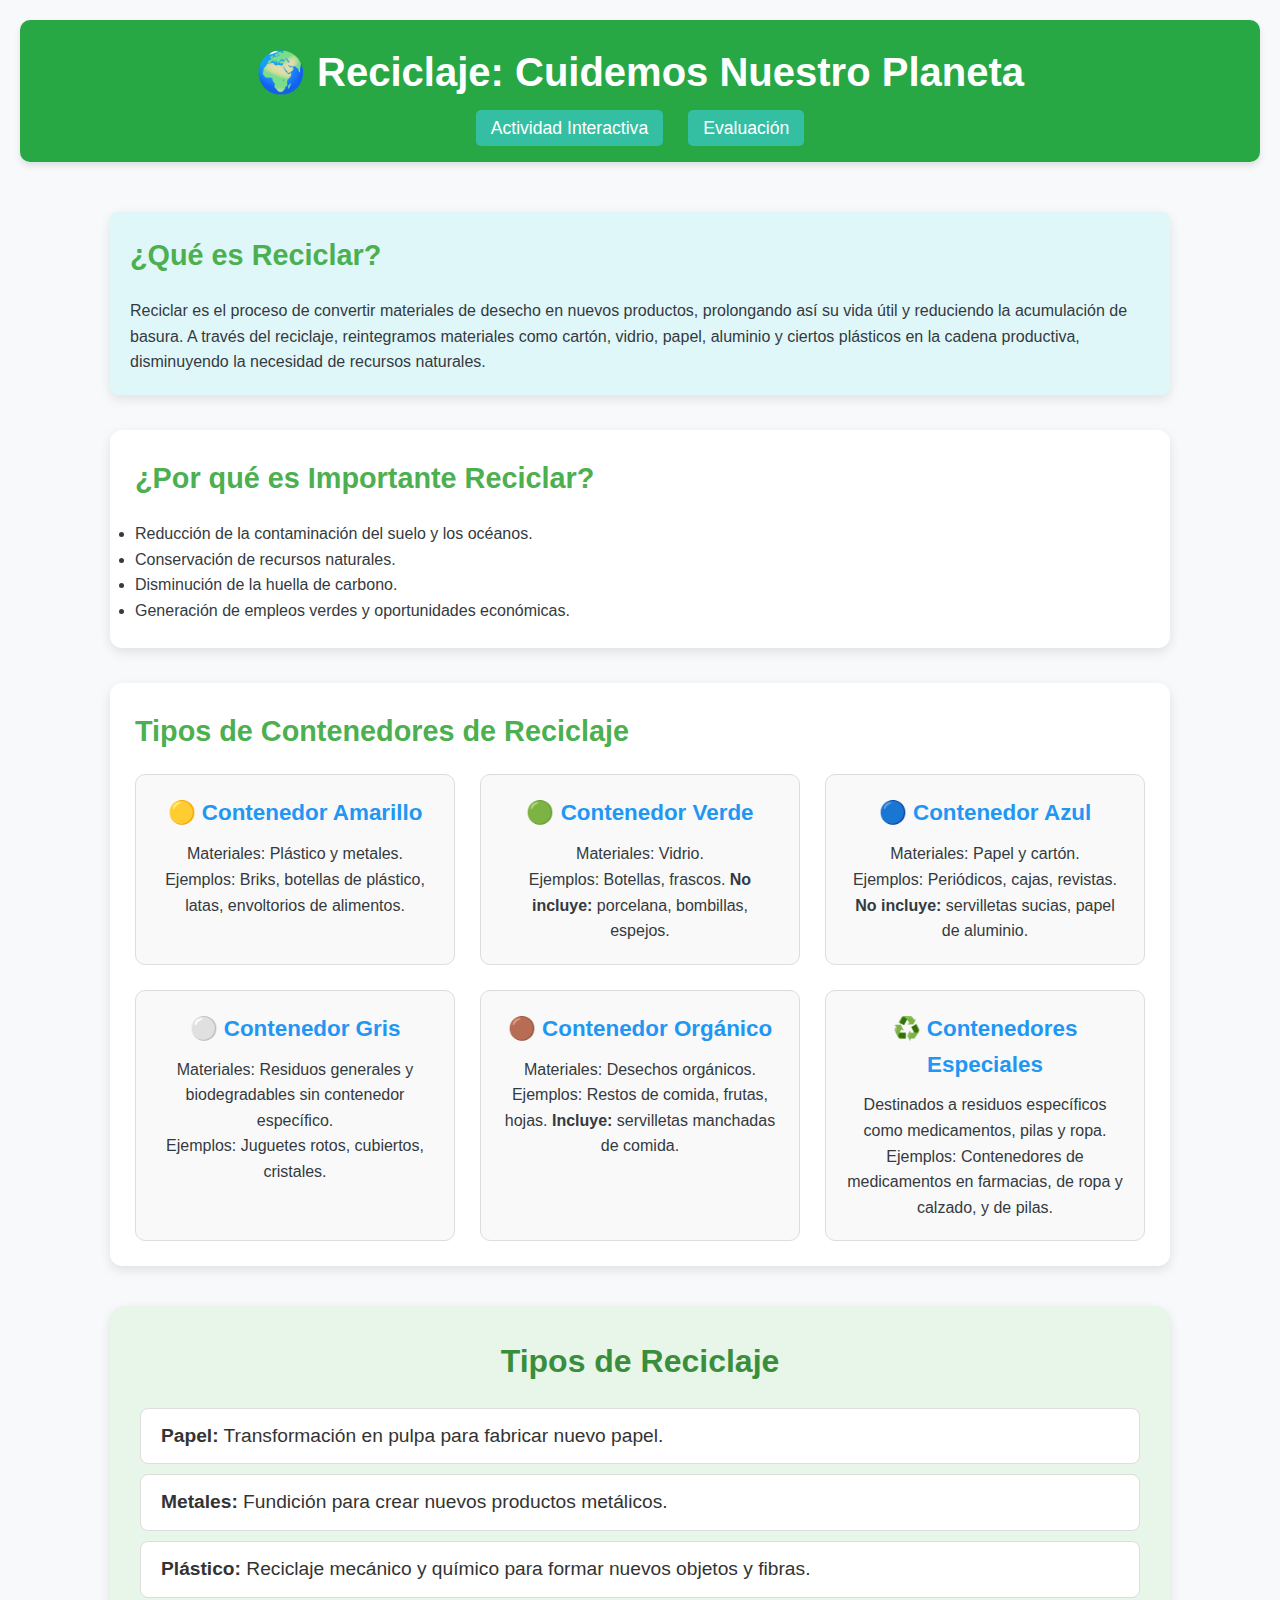
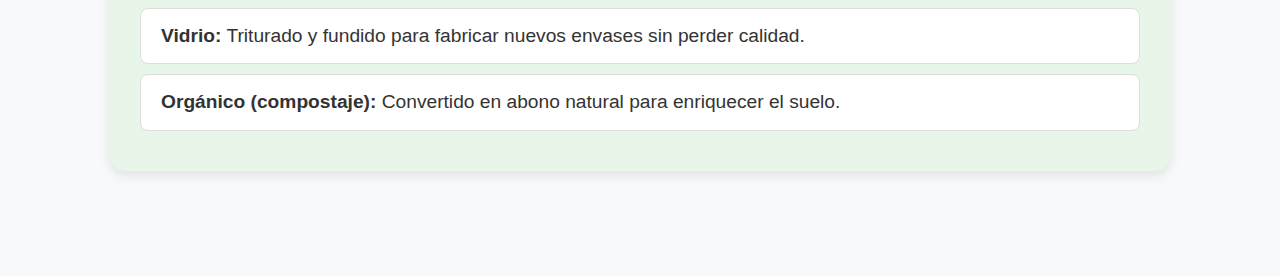
<file: index.html>
<!DOCTYPE html>
<html lang="es">
<head>
    <meta charset="UTF-8">
    <meta name="viewport" content="width=device-width, initial-scale=1.0">
    <title>Reciclaje - Información y Tips</title>
    <link rel="stylesheet" href="styles.css">
</head>
<body>
    <header>
        <h1>🌍 Reciclaje: Cuidemos Nuestro Planeta</h1>
        <nav>
            <ul>
                <li><a href="Actividad/Pagina.html">Actividad Interactiva</a></li>
                <li><a href="Evaluación/evaluacion.html">Evaluación</a></li>
            </ul>
        </nav>
    </header>

    <main>
        <section class="intro">
            <h2>¿Qué es Reciclar?</h2>
            <p>Reciclar es el proceso de convertir materiales de desecho en nuevos productos, prolongando así su vida útil y reduciendo la acumulación de basura. A través del reciclaje, reintegramos materiales como cartón, vidrio, papel, aluminio y ciertos plásticos en la cadena productiva, disminuyendo la necesidad de recursos naturales.</p>
        </section>

        <section class="importance">
            <h2>¿Por qué es Importante Reciclar?</h2>
            <ul>
                <li>Reducción de la contaminación del suelo y los océanos.</li>
                <li>Conservación de recursos naturales.</li>
                <li>Disminución de la huella de carbono.</li>
                <li>Generación de empleos verdes y oportunidades económicas.</li>
            </ul>
        </section>

        <section class="containers">
            <h2>Tipos de Contenedores de Reciclaje</h2>
            <div class="container-grid">
                <div class="container-item">
                    <h3>🟡 Contenedor Amarillo</h3>
                    <p>Materiales: Plástico y metales.</p>
                    <p>Ejemplos: Briks, botellas de plástico, latas, envoltorios de alimentos.</p>
                </div>
                <div class="container-item">
                    <h3>🟢 Contenedor Verde</h3>
                    <p>Materiales: Vidrio.</p>
                    <p>Ejemplos: Botellas, frascos. <strong>No incluye:</strong> porcelana, bombillas, espejos.</p>
                </div>
                <div class="container-item">
                    <h3>🔵 Contenedor Azul</h3>
                    <p>Materiales: Papel y cartón.</p>
                    <p>Ejemplos: Periódicos, cajas, revistas. <strong>No incluye:</strong> servilletas sucias, papel de aluminio.</p>
                </div>
                <div class="container-item">
                    <h3>⚪ Contenedor Gris</h3>
                    <p>Materiales: Residuos generales y biodegradables sin contenedor específico.</p>
                    <p>Ejemplos: Juguetes rotos, cubiertos, cristales.</p>
                </div>
                <div class="container-item">
                    <h3>🟤 Contenedor Orgánico</h3>
                    <p>Materiales: Desechos orgánicos.</p>
                    <p>Ejemplos: Restos de comida, frutas, hojas. <strong>Incluye:</strong> servilletas manchadas de comida.</p>
                </div>
                <div class="container-item">
                    <h3>♻️ Contenedores Especiales</h3>
                    <p>Destinados a residuos específicos como medicamentos, pilas y ropa.</p>
                    <p>Ejemplos: Contenedores de medicamentos en farmacias, de ropa y calzado, y de pilas.</p>
                </div>
            </div>
        </section>

        <section class="types">
            <h2>Tipos de Reciclaje</h2>
            <ul>
                <li><strong>Papel:</strong> Transformación en pulpa para fabricar nuevo papel.</li>
                <li><strong>Metales:</strong> Fundición para crear nuevos productos metálicos.</li>
                <li><strong>Plástico:</strong> Reciclaje mecánico y químico para formar nuevos objetos y fibras.</li>
                <li><strong>Vidrio:</strong> Triturado y fundido para fabricar nuevos envases sin perder calidad.</li>
                <li><strong>Orgánico (compostaje):</strong> Convertido en abono natural para enriquecer el suelo.</li>
            </ul>
        </section>
    </main>
</body>
</html>
</file>
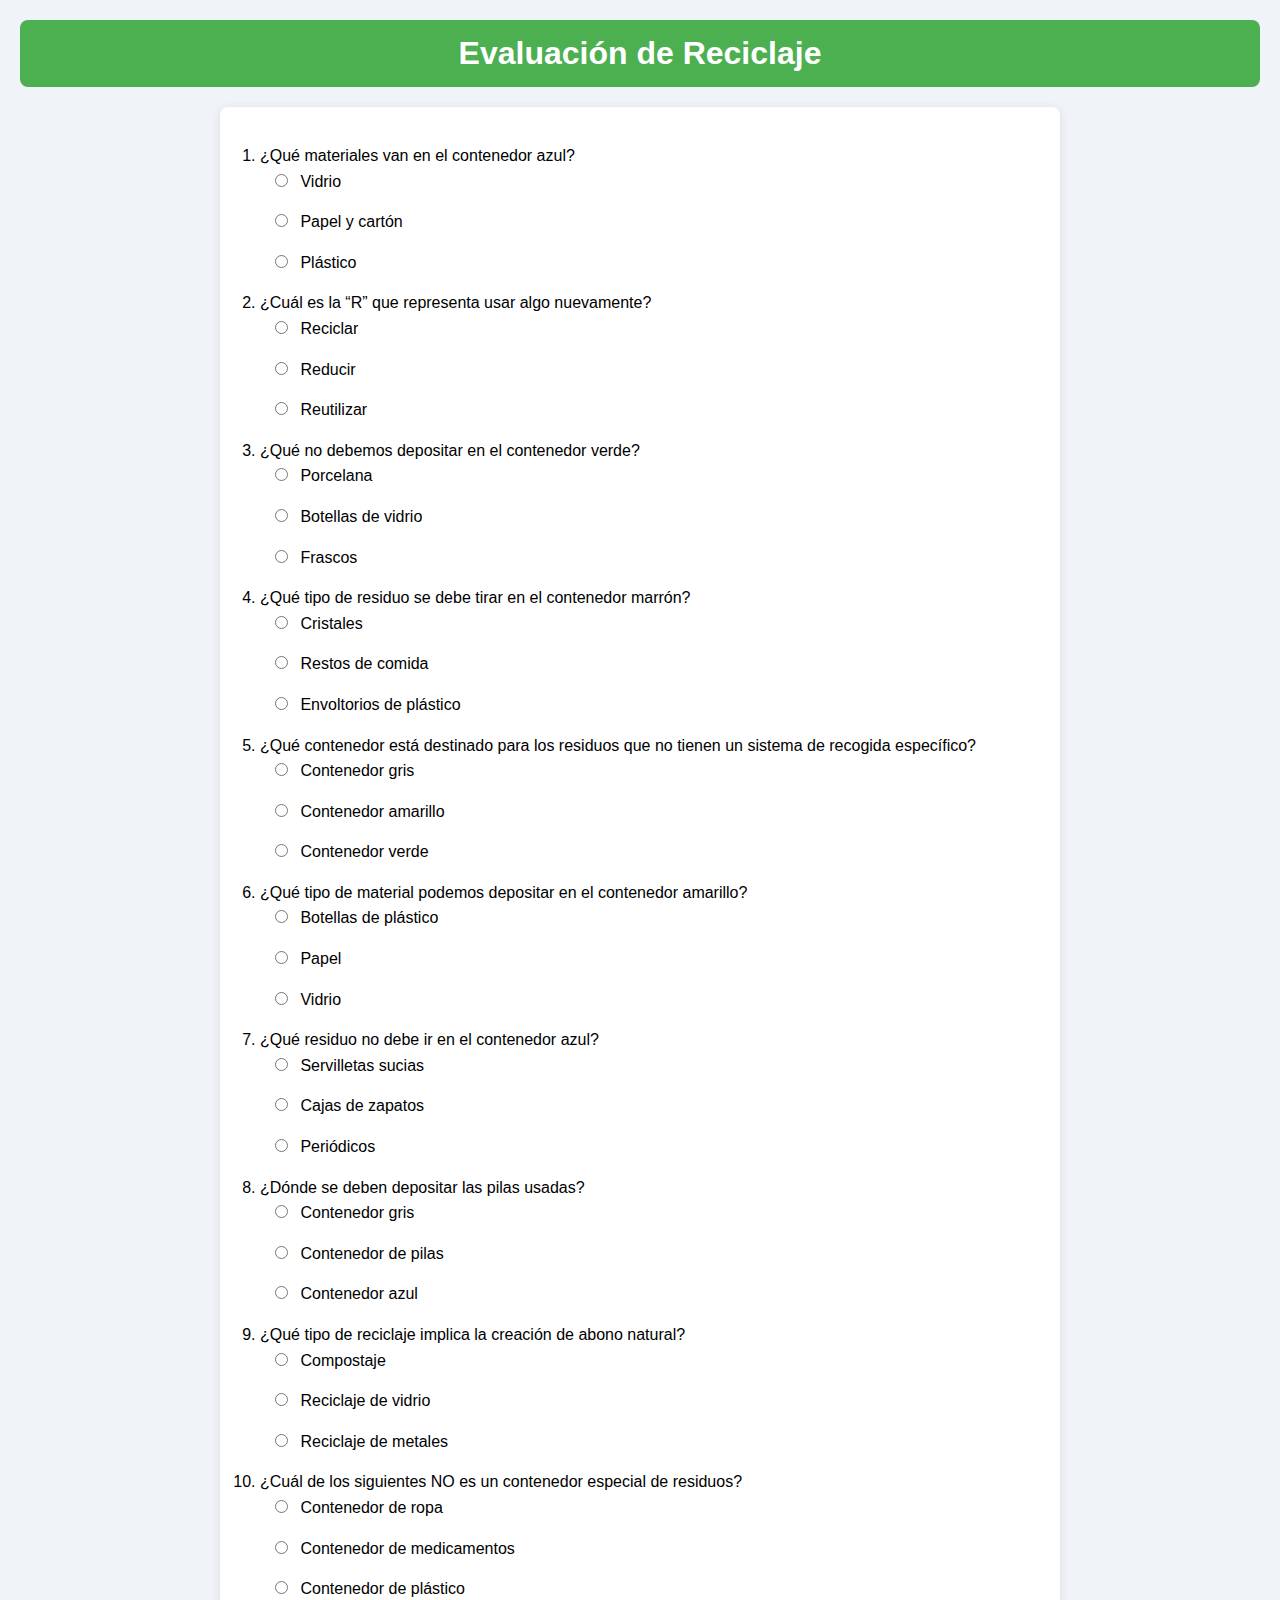
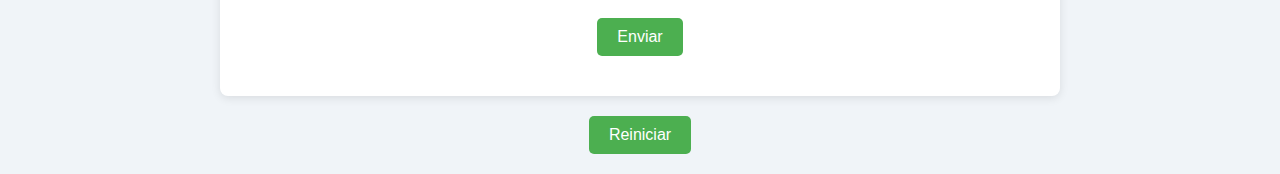
<file: Evaluación/evaluacion.html>
<!DOCTYPE html>
<html lang="es">
<head>
    <meta charset="UTF-8">
    <meta name="viewport" content="width=device-width, initial-scale=1.0">
    <title>Evaluación sobre Reciclaje</title>
    <link rel="stylesheet" href="style.css">
</head>
<body>
    <header>
        <h1>Evaluación de Reciclaje</h1>
    </header>

    <main class="container">
        <form id="quizForm">
            <ol>
                <li>¿Qué materiales van en el contenedor azul?
                    <ul>
                        <li><input type="radio" name="q1" value="incorrecto"> Vidrio</li>
                        <li><input type="radio" name="q1" value="correcto"> Papel y cartón</li>
                        <li><input type="radio" name="q1" value="incorrecto"> Plástico</li>
                    </ul>
                </li>
                <li>¿Cuál es la “R” que representa usar algo nuevamente?
                    <ul>
                        <li><input type="radio" name="q2" value="incorrecto"> Reciclar</li>
                        <li><input type="radio" name="q2" value="incorrecto"> Reducir</li>
                        <li><input type="radio" name="q2" value="correcto"> Reutilizar</li>
                    </ul>
                </li>
                <li>¿Qué no debemos depositar en el contenedor verde?
                    <ul>
                        <li><input type="radio" name="q3" value="correcto"> Porcelana</li>
                        <li><input type="radio" name="q3" value="incorrecto"> Botellas de vidrio</li>
                        <li><input type="radio" name="q3" value="incorrecto"> Frascos</li>
                    </ul>
                </li>
                <li>¿Qué tipo de residuo se debe tirar en el contenedor marrón?
                    <ul>
                        <li><input type="radio" name="q4" value="incorrecto"> Cristales</li>
                        <li><input type="radio" name="q4" value="correcto"> Restos de comida</li>
                        <li><input type="radio" name="q4" value="incorrecto"> Envoltorios de plástico</li>
                    </ul>
                </li>
                <li>¿Qué contenedor está destinado para los residuos que no tienen un sistema de recogida específico?
                    <ul>
                        <li><input type="radio" name="q5" value="correcto"> Contenedor gris</li>
                        <li><input type="radio" name="q5" value="incorrecto"> Contenedor amarillo</li>
                        <li><input type="radio" name="q5" value="incorrecto"> Contenedor verde</li>
                    </ul>
                </li>
                <li>¿Qué tipo de material podemos depositar en el contenedor amarillo?
                    <ul>
                        <li><input type="radio" name="q6" value="correcto"> Botellas de plástico</li>
                        <li><input type="radio" name="q6" value="incorrecto"> Papel</li>
                        <li><input type="radio" name="q6" value="incorrecto"> Vidrio</li>
                    </ul>
                </li>
                <li>¿Qué residuo no debe ir en el contenedor azul?
                    <ul>
                        <li><input type="radio" name="q7" value="correcto"> Servilletas sucias</li>
                        <li><input type="radio" name="q7" value="incorrecto"> Cajas de zapatos</li>
                        <li><input type="radio" name="q7" value="incorrecto"> Periódicos</li>
                    </ul>
                </li>
                <li>¿Dónde se deben depositar las pilas usadas?
                    <ul>
                        <li><input type="radio" name="q8" value="incorrecto"> Contenedor gris</li>
                        <li><input type="radio" name="q8" value="correcto"> Contenedor de pilas</li>
                        <li><input type="radio" name="q8" value="incorrecto"> Contenedor azul</li>
                    </ul>
                </li>
                <li>¿Qué tipo de reciclaje implica la creación de abono natural?
                    <ul>
                        <li><input type="radio" name="q9" value="correcto"> Compostaje</li>
                        <li><input type="radio" name="q9" value="incorrecto"> Reciclaje de vidrio</li>
                        <li><input type="radio" name="q9" value="incorrecto"> Reciclaje de metales</li>
                    </ul>
                </li>
                <li>¿Cuál de los siguientes NO es un contenedor especial de residuos?
                    <ul>
                        <li><input type="radio" name="q10" value="incorrecto"> Contenedor de ropa</li>
                        <li><input type="radio" name="q10" value="incorrecto"> Contenedor de medicamentos</li>
                        <li><input type="radio" name="q10" value="correcto"> Contenedor de plástico</li>
                    </ul>
                </li>
            </ol>
            <button type="button" onclick="calcularResultado()">Enviar</button>
        </form>

        <p id="resultado"></p>
    </main>

    <script>
        function calcularResultado() {
            const respuestas = document.querySelectorAll('input[type="radio"]:checked');
            let correctas = 0;
            
            respuestas.forEach(respuesta => {
                if (respuesta.value === "correcto") correctas++;
            });
            
            // Deshabilitar todos los botones de opción después de enviar
            const opciones = document.querySelectorAll('input[type="radio"]');
            opciones.forEach(opcion => {
                opcion.disabled = true;
            });
    
            document.getElementById("resultado").innerText = `Obtuviste ${correctas} de ${respuestas.length} respuestas correctas.`;
        }
    
        function reiniciarEvaluacion() {
            document.getElementById("quizForm").reset();
            document.getElementById("resultado").innerText = "";
    
            // Habilitar todos los botones de opción al reiniciar
            const opciones = document.querySelectorAll('input[type="radio"]');
            opciones.forEach(opcion => {
                opcion.disabled = false;
            });
        }
    </script>

    <button type="button" onclick="reiniciarEvaluacion()">Reiniciar</button>
</body>
</html>
</file>
<file: styles.css>
* {
    margin: 0;
    padding: 0;
    box-sizing: border-box;
}

body {
    font-family: 'Segoe UI', Tahoma, Geneva, Verdana, sans-serif;
    background-color: #f8f9fa;
    color: #343a40;
    line-height: 1.6;
    padding: 20px;
}

header {
    background-color: #28a745;
    color: white;
    padding: 20px;
    text-align: center;
    border-radius: 10px;
    box-shadow: 0 4px 6px rgba(0, 0, 0, 0.1);
}

header h1 {
    font-size: 2.5rem;
    margin-bottom: 10px;
}

nav ul {
    list-style: none;
    display: flex;
    justify-content: center;
    gap: 25px;
}

nav ul li a {
    color: white;
    text-decoration: none;
    font-size: 1.1rem;
    padding: 8px 15px;
    border-radius: 5px;
    background-color: #34bfa3;
    transition: background-color 0.3s ease;
}

nav ul li a:hover {
    background-color: #2a9f7f;
}

main {
    max-width: 1100px;
    margin: 30px auto;
    padding: 20px;
}

section {
    margin-bottom: 35px;
    background-color: white;
    padding: 25px;
    border-radius: 12px;
    box-shadow: 0 4px 12px rgba(0, 0, 0, 0.1);
}

h2 {
    font-size: 1.8rem;
    color: #4CAF50;
    margin-bottom: 20px;
}

h3 {
    font-size: 1.4rem;
    color: #2196F3;
    margin-bottom: 15px;
}

.intro {
    background-color: #e0f7fa;
    padding: 20px;
    border-radius: 8px;
}

.container-grid {
    display: grid;
    grid-template-columns: repeat(auto-fit, minmax(270px, 1fr));
    gap: 25px;
}

.container-item {
    background-color: #f9f9f9;
    border: 1px solid #ddd;
    border-radius: 10px;
    padding: 20px;
    text-align: center;
    transition: transform 0.3s ease, box-shadow 0.3s ease;
}

.container-item h3 {
    color: #2196F3;
    margin-bottom: 10px;
}

.container-item:hover {
    transform: translateY(-5px);
    box-shadow: 0 8px 20px rgba(0, 0, 0, 0.1);
}

footer {
    text-align: center;
    margin-top: 40px;
    font-size: 0.9rem;
    color: #555;
}

footer a {
    color: #28a745;
    text-decoration: underline;
    font-weight: bold;
}

footer a:hover {
    color: #1d7031;
}

.types {
    background-color: #e8f5e9;
    padding: 30px;
    border-radius: 15px;
    box-shadow: 0 4px 12px rgba(0, 0, 0, 0.1);
    margin-top: 40px;
    transition: background-color 0.3s ease, box-shadow 0.3s ease;
}

.types:hover {
    background-color: #d0f4c0;
    box-shadow: 0 8px 20px rgba(0, 0, 0, 0.2);
}

.types h2 {
    font-size: 2rem;
    color: #388e3c;
    text-align: center;
    margin-bottom: 20px;
    font-weight: bold;
}

.types ul {
    list-style: none;
    padding-left: 0;
}

.types ul li {
    font-size: 1.2rem;
    color: #333;
    padding: 12px 20px;
    margin: 10px 0;
    border-radius: 8px;
    background-color: #ffffff;
    transition: transform 0.3s ease, background-color 0.3s ease;
    border: 1px solid #ddd;
}
</file>
<file: Evaluación/style.css>
/* styles.css */

body {
    font-family: Arial, sans-serif;
    background-color: #f0f4f8;
    margin: 0;
    padding: 20px;
}

header {
    text-align: center;
    background-color: #4CAF50;
    color: white;
    padding: 15px;
    border-radius: 8px;
}

h1 {
    margin: 0;
}

.container {
    background-color: #ffffff;
    border-radius: 8px;
    box-shadow: 0 2px 10px rgba(0, 0, 0, 0.1);
    padding: 20px;
    max-width: 800px;
    margin: 20px auto;
}

form ol {
    padding-left: 20px;
    list-style-type: decimal;
}

form li {
    margin-bottom: 15px;
    line-height: 1.6;
}

form ul {
    list-style-type: none;
    padding-left: 10px;
}

form li input[type="radio"] {
    margin-right: 8px;
}

button {
    background-color: #4CAF50;
    color: white;
    padding: 10px 20px;
    border: none;
    border-radius: 5px;
    cursor: pointer;
    font-size: 16px;
    margin-top: 15px;
    display: block;
    margin-left: auto;
    margin-right: auto;
}

button:hover {
    background-color: #45a049;
}

#resultado {
    margin-top: 20px;
    font-size: 18px;
    text-align: center;
    font-weight: bold;
    color: #333;
}

/* Agrega al final del archivo */
#reiniciarBtn {
    background-color: #f44336;
    color: white;
    padding: 10px 20px;
    border: none;
    border-radius: 5px;
    cursor: pointer;
    font-size: 16px;
    margin-top: 10px;
    display: block;
    margin-left: auto;
    margin-right: auto;
}

#reiniciarBtn:hover {
    background-color: #d32f2f;
}
</file>
